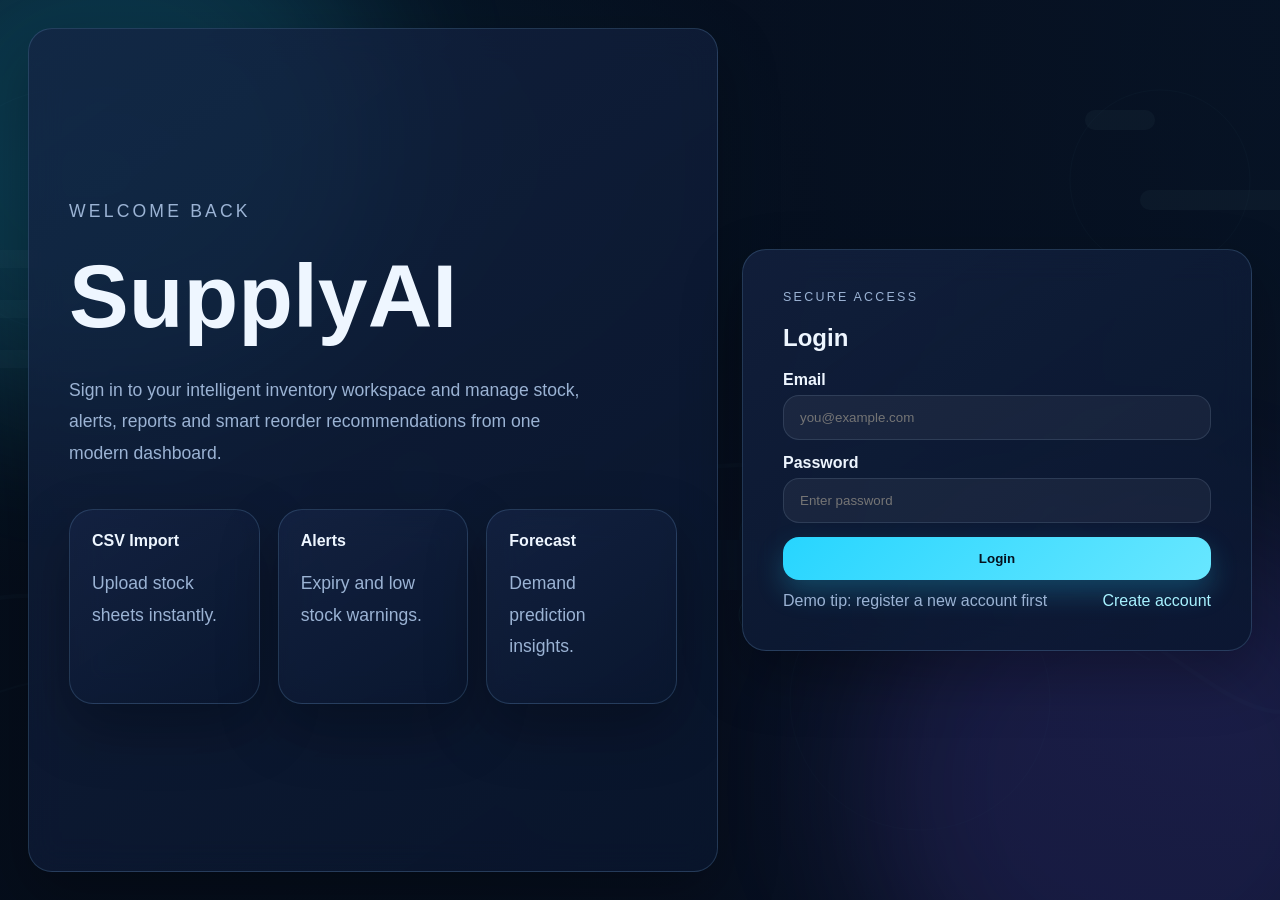
<file: Frontend/login.html>
<!DOCTYPE html>
<html lang="en">
<head>
  <meta charset="UTF-8" />
  <meta name="viewport" content="width=device-width, initial-scale=1.0" />
  <title>Login - SupplyAI</title>
  <link rel="stylesheet" href="css/style.css" />
</head>
<body>
  <div class="auth-shell">
    <section class="auth-hero hero-card">
      <p class="eyebrow">Welcome back</p>
      <h1>SupplyAI</h1>
      <p>Sign in to your intelligent inventory workspace and manage stock, alerts, reports and smart reorder recommendations from one modern dashboard.</p>
      <div class="grid-3 section-space">
        <div class="panel"><strong>CSV Import</strong><p class="muted">Upload stock sheets instantly.</p></div>
        <div class="panel"><strong>Alerts</strong><p class="muted">Expiry and low stock warnings.</p></div>
        <div class="panel"><strong>Forecast</strong><p class="muted">Demand prediction insights.</p></div>
      </div>
    </section>

    <section class="auth-card">
      <p class="eyebrow">Secure access</p>
      <h2>Login</h2>
      <form id="loginForm">
        <div>
          <label>Email</label>
          <input type="email" id="email" placeholder="you@example.com" required />
        </div>
        <div>
          <label>Password</label>
          <input type="password" id="password" placeholder="Enter password" required />
        </div>
        <button type="submit">Login</button>
      </form>
      <div id="loginMessage"></div>
      <div class="auth-links">
        <span class="muted">Demo tip: register a new account first</span>
        <a href="register.html">Create account</a>
      </div>
    </section>
  </div>

  <script src="js/app.js"></script>
  <script>
    if (getToken()) window.location.href = "index.html";
    document.getElementById("loginForm").addEventListener("submit", async (e) => {
      e.preventDefault();
      try {
        const data = await apiFetch("/login", {
          method: "POST",
          headers: { "Content-Type": "application/json" },
          body: JSON.stringify({
            email: document.getElementById("email").value,
            password: document.getElementById("password").value
          })
        });
        localStorage.setItem("supplyai_token", data.token);
        localStorage.setItem("supplyai_user", JSON.stringify(data.user));
        showMessage("loginMessage", data.message, "success");
        setTimeout(() => window.location.href = "index.html", 500);
      } catch (error) {
        showMessage("loginMessage", error.message, "error");
      }
    });
  </script>
</body>
</html>
</file>
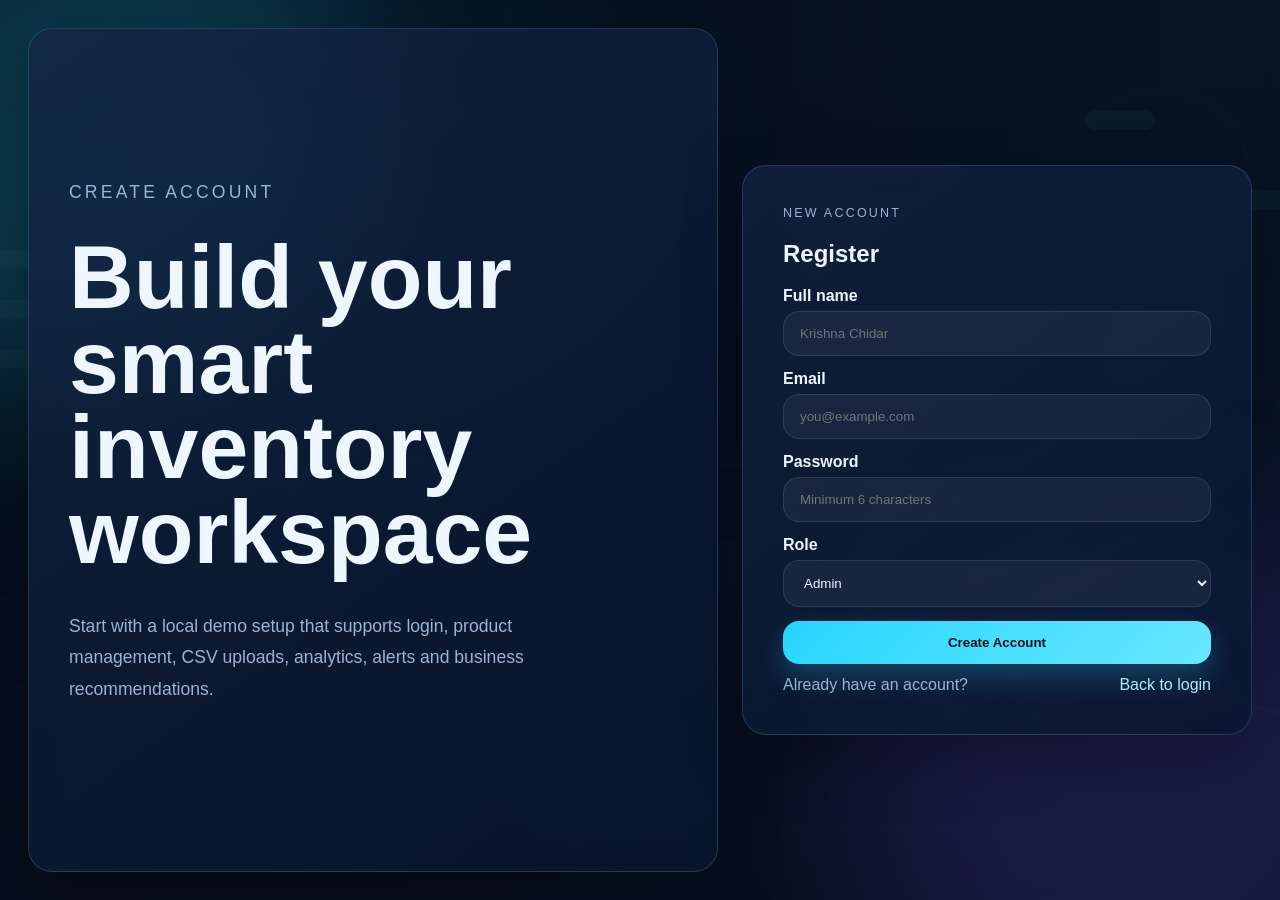
<file: Frontend/register.html>
<!DOCTYPE html>
<html lang="en">
<head>
  <meta charset="UTF-8" />
  <meta name="viewport" content="width=device-width, initial-scale=1.0" />
  <title>Register - SupplyAI</title>
  <link rel="stylesheet" href="css/style.css" />
</head>
<body>
  <div class="auth-shell">
    <section class="auth-hero hero-card">
      <p class="eyebrow">Create account</p>
      <h1>Build your smart inventory workspace</h1>
      <p>Start with a local demo setup that supports login, product management, CSV uploads, analytics, alerts and business recommendations.</p>
    </section>

    <section class="auth-card">
      <p class="eyebrow">New account</p>
      <h2>Register</h2>
      <form id="registerForm">
        <div>
          <label>Full name</label>
          <input type="text" id="name" placeholder="Krishna Chidar" required />
        </div>
        <div>
          <label>Email</label>
          <input type="email" id="email" placeholder="you@example.com" required />
        </div>
        <div>
          <label>Password</label>
          <input type="password" id="password" placeholder="Minimum 6 characters" required />
        </div>
        <div>
          <label>Role</label>
          <select id="role">
            <option value="admin">Admin</option>
            <option value="staff">Staff</option>
          </select>
        </div>
        <button type="submit">Create Account</button>
      </form>
      <div id="registerMessage"></div>
      <div class="auth-links">
        <span class="muted">Already have an account?</span>
        <a href="login.html">Back to login</a>
      </div>
    </section>
  </div>

  <script src="js/app.js"></script>
  <script>
    document.getElementById("registerForm").addEventListener("submit", async (e) => {
      e.preventDefault();
      try {
        const data = await apiFetch("/register", {
          method: "POST",
          headers: { "Content-Type": "application/json" },
          body: JSON.stringify({
            name: document.getElementById("name").value,
            email: document.getElementById("email").value,
            password: document.getElementById("password").value,
            role: document.getElementById("role").value
          })
        });
        showMessage("registerMessage", data.message + " Redirecting to login...", "success");
        setTimeout(() => window.location.href = "login.html", 900);
      } catch (error) {
        showMessage("registerMessage", error.message, "error");
      }
    });
  </script>
</body>
</html>
</file>
<file: Frontend/css/style.css>
:root {
  --bg: #071120;
  --bg-2: #0a1730;
  --card: rgba(12, 24, 48, 0.68);
  --card-strong: rgba(14, 31, 61, 0.86);
  --line: rgba(145, 203, 255, 0.18);
  --text: #eef6ff;
  --muted: #9bb3d4;
  --primary: #27d5ff;
  --secondary: #7c5cff;
  --success: #1fe0a5;
  --warning: #ffb84d;
  --danger: #ff6b7a;
  --shadow: 0 24px 60px rgba(0, 0, 0, 0.28);
  --radius: 24px;
}

* { box-sizing: border-box; }
html { scroll-behavior: smooth; }
body {
  margin: 0;
  font-family: Inter, Segoe UI, Arial, sans-serif;
  color: var(--text);
  background:
    linear-gradient(rgba(5, 13, 26, 0.78), rgba(5, 13, 26, 0.88)),
    url("../assets/images/bg-supply.svg") center/cover no-repeat fixed;
  min-height: 100vh;
}
body::before,
body::after {
  content: "";
  position: fixed;
  width: 34rem;
  height: 34rem;
  border-radius: 999px;
  filter: blur(70px);
  z-index: -1;
  animation: floatGlow 14s ease-in-out infinite;
}
body::before {
  left: -10rem;
  top: -8rem;
  background: rgba(39, 213, 255, 0.15);
}
body::after {
  right: -8rem;
  bottom: -10rem;
  background: rgba(124, 92, 255, 0.14);
  animation-delay: -7s;
}
@keyframes floatGlow {
  0%,100% { transform: translateY(0px) translateX(0px); }
  50% { transform: translateY(18px) translateX(22px); }
}
.app-shell {
  display: grid;
  grid-template-columns: 290px 1fr;
  min-height: 100vh;
}
.sidebar {
  position: sticky;
  top: 0;
  height: 100vh;
  padding: 22px;
  border-right: 1px solid var(--line);
  background: rgba(3, 10, 23, 0.5);
  backdrop-filter: blur(22px);
}
.brand-card,
.panel,
.stat-card,
.table-wrap,
.form-card,
.chart-card,
.hero-card,
.auth-card,
.upload-box,
.report-card,
.recommend-card,
.alert-card {
  background: linear-gradient(145deg, rgba(21, 36, 68, 0.74), rgba(9, 22, 46, 0.8));
  border: 1px solid var(--line);
  border-radius: var(--radius);
  box-shadow: var(--shadow);
  backdrop-filter: blur(16px);
}
.brand-card {
  padding: 18px;
  display: flex;
  gap: 14px;
  align-items: center;
  margin-bottom: 24px;
}
.brand-icon,
.avatar-mini {
  width: 48px;
  height: 48px;
  border-radius: 16px;
  background: linear-gradient(135deg, var(--primary), var(--secondary));
  display: grid;
  place-items: center;
  font-weight: 800;
  letter-spacing: 0.08em;
  box-shadow: 0 10px 24px rgba(39, 213, 255, 0.28);
}
.brand-card h2,
.topbar h1,
.auth-hero h1 {
  margin: 0;
}
.brand-card p,
.eyebrow,
.topbar-user p,
.muted,
td,
th,
.message,
.auth-hero p {
  color: var(--muted);
}
.nav-links {
  display: grid;
  gap: 10px;
}
.nav-links a,
.logout-btn,
button,
.btn {
  transition: 0.25s ease;
}
.nav-links a,
.logout-btn {
  border: 1px solid transparent;
  text-decoration: none;
  color: var(--text);
  padding: 14px 16px;
  border-radius: 16px;
  background: rgba(255,255,255,0.02);
}
.nav-links a:hover,
.nav-links a.active,
.logout-btn:hover {
  background: linear-gradient(135deg, rgba(39, 213, 255, 0.16), rgba(124, 92, 255, 0.14));
  border-color: rgba(39, 213, 255, 0.25);
  transform: translateX(4px);
}
.logout-btn {
  border: 1px solid rgba(255, 107, 122, 0.18);
  background: rgba(255, 107, 122, 0.06);
  color: #ffdce1;
  cursor: pointer;
  text-align: left;
}
.content {
  padding: 26px;
}
.topbar {
  display: flex;
  justify-content: space-between;
  gap: 20px;
  align-items: center;
  margin-bottom: 20px;
}
.eyebrow {
  text-transform: uppercase;
  letter-spacing: 0.18em;
  font-size: 0.78rem;
  margin: 0 0 8px;
}
.topbar-user {
  display: flex;
  align-items: center;
  gap: 12px;
}
.grid-4,
.grid-3,
.grid-2 {
  display: grid;
  gap: 18px;
}
.grid-4 { grid-template-columns: repeat(4, minmax(0, 1fr)); }
.grid-3 { grid-template-columns: repeat(3, minmax(0, 1fr)); }
.grid-2 { grid-template-columns: repeat(2, minmax(0, 1fr)); }

.stat-card {
  padding: 20px;
  position: relative;
  overflow: hidden;
  animation: riseIn 0.65s ease both;
}
.stat-card::after {
  content: "";
  position: absolute;
  inset: auto -10% -60% auto;
  width: 110px;
  height: 110px;
  background: radial-gradient(circle, rgba(39,213,255,0.22), transparent 65%);
}
@keyframes riseIn {
  from { opacity: 0; transform: translateY(18px); }
  to { opacity: 1; transform: translateY(0); }
}
.stat-label { color: var(--muted); font-size: 0.92rem; }
.stat-value { font-size: 2rem; font-weight: 800; margin: 12px 0 6px; }
.stat-note { color: #bcefff; }

.panel,
.chart-card,
.table-wrap,
.form-card,
.report-card,
.upload-box,
.hero-card,
.auth-card,
.alert-card,
.recommend-card {
  padding: 22px;
  animation: riseIn 0.7s ease both;
}
.chart-card canvas { width: 100% !important; max-height: 320px; }

table {
  width: 100%;
  border-collapse: collapse;
}
th, td {
  text-align: left;
  padding: 14px 12px;
  border-bottom: 1px solid rgba(155, 179, 212, 0.12);
}
tbody tr:hover {
  background: rgba(255,255,255,0.03);
}
.badge {
  display: inline-flex;
  padding: 8px 12px;
  border-radius: 999px;
  font-size: 0.8rem;
  font-weight: 700;
}
.badge.success { background: rgba(31, 224, 165, 0.12); color: #84ffd6; }
.badge.warning { background: rgba(255, 184, 77, 0.12); color: #ffd396; }
.badge.danger { background: rgba(255, 107, 122, 0.12); color: #ffc4cc; }
.badge.info { background: rgba(39, 213, 255, 0.12); color: #a8f2ff; }

button,
.btn {
  display: inline-flex;
  align-items: center;
  justify-content: center;
  gap: 10px;
  border: 0;
  border-radius: 16px;
  padding: 14px 18px;
  cursor: pointer;
  color: #05111e;
  font-weight: 800;
  background: linear-gradient(135deg, var(--primary), #68e7ff);
  box-shadow: 0 12px 28px rgba(39, 213, 255, 0.24);
  text-decoration: none;
}
button:hover,
.btn:hover {
  transform: translateY(-2px) scale(1.01);
  filter: brightness(1.04);
}
.btn.secondary {
  color: var(--text);
  background: linear-gradient(135deg, rgba(124, 92, 255, 0.9), rgba(39, 213, 255, 0.75));
}
.btn.ghost {
  color: var(--text);
  background: rgba(255,255,255,0.05);
  border: 1px solid var(--line);
  box-shadow: none;
}

form {
  display: grid;
  gap: 14px;
}
input, select, textarea {
  width: 100%;
  border: 1px solid rgba(155, 179, 212, 0.16);
  background: rgba(255,255,255,0.05);
  color: var(--text);
  border-radius: 16px;
  padding: 14px 16px;
  outline: none;
}
input:focus, select:focus, textarea:focus {
  border-color: rgba(39, 213, 255, 0.55);
  box-shadow: 0 0 0 4px rgba(39, 213, 255, 0.08);
}
label { font-weight: 600; margin-bottom: 6px; display: block; }

.message {
  margin-top: 10px;
  padding: 12px 14px;
  border-radius: 14px;
  border: 1px solid transparent;
}
.message.success { background: rgba(31, 224, 165, 0.1); border-color: rgba(31, 224, 165, 0.25); color: #9ffff0; }
.message.error { background: rgba(255, 107, 122, 0.1); border-color: rgba(255, 107, 122, 0.25); color: #ffd0d6; }
.message.info { background: rgba(39, 213, 255, 0.1); border-color: rgba(39, 213, 255, 0.25); color: #b8f6ff; }

.toolbar {
  display: flex;
  justify-content: space-between;
  gap: 12px;
  flex-wrap: wrap;
  margin-bottom: 16px;
}
.toolbar .filters {
  display: flex;
  gap: 12px;
  flex-wrap: wrap;
}
.section-space { margin-top: 22px; }

.auth-shell {
  min-height: 100vh;
  display: grid;
  grid-template-columns: 1.15fr 0.85fr;
  padding: 28px;
  gap: 24px;
}
.auth-hero, .auth-card {
  padding: 40px;
}
.auth-hero {
  display: flex;
  flex-direction: column;
  justify-content: center;
  min-height: calc(100vh - 56px);
}
.auth-hero h1 {
  font-size: clamp(3rem, 8vw, 5.6rem);
  line-height: 0.95;
  margin: 18px 0;
}
.auth-hero p {
  max-width: 520px;
  font-size: 1.1rem;
  line-height: 1.8;
}
.auth-card {
  align-self: center;
  max-width: 540px;
}
.auth-links {
  display: flex;
  justify-content: space-between;
  gap: 12px;
  margin-top: 12px;
}
.auth-links a {
  color: #a8f2ff;
  text-decoration: none;
}

.upload-drop {
  border: 1px dashed rgba(39, 213, 255, 0.35);
  border-radius: 22px;
  padding: 32px;
  text-align: center;
  background: rgba(255,255,255,0.03);
}
.progress {
  margin-top: 14px;
  height: 12px;
  border-radius: 999px;
  background: rgba(255,255,255,0.06);
  overflow: hidden;
}
.progress > span {
  display: block;
  height: 100%;
  width: 0%;
  border-radius: 999px;
  background: linear-gradient(90deg, var(--primary), var(--secondary));
  transition: width 0.4s ease;
}
.kpi-list {
  display: grid;
  gap: 14px;
}
.kpi-row {
  display: flex;
  justify-content: space-between;
  gap: 10px;
  padding: 14px 16px;
  border-radius: 16px;
  background: rgba(255,255,255,0.03);
}
.alert-card.critical { border-color: rgba(255, 107, 122, 0.3); }
.alert-card.high { border-color: rgba(255, 184, 77, 0.28); }
.alert-card.medium { border-color: rgba(39, 213, 255, 0.28); }

.footer-note {
  text-align: center;
  color: var(--muted);
  margin-top: 22px;
}
.small { font-size: 0.92rem; }

@media (max-width: 1100px) {
  .grid-4 { grid-template-columns: repeat(2, minmax(0, 1fr)); }
  .grid-3 { grid-template-columns: repeat(2, minmax(0, 1fr)); }
  .auth-shell { grid-template-columns: 1fr; }
  .auth-hero { min-height: auto; }
}
@media (max-width: 860px) {
  .app-shell { grid-template-columns: 1fr; }
  .sidebar { position: static; height: auto; }
  .grid-2, .grid-3, .grid-4 { grid-template-columns: 1fr; }
  .content { padding: 18px; }
  .topbar { flex-direction: column; align-items: flex-start; }
}
</file>
